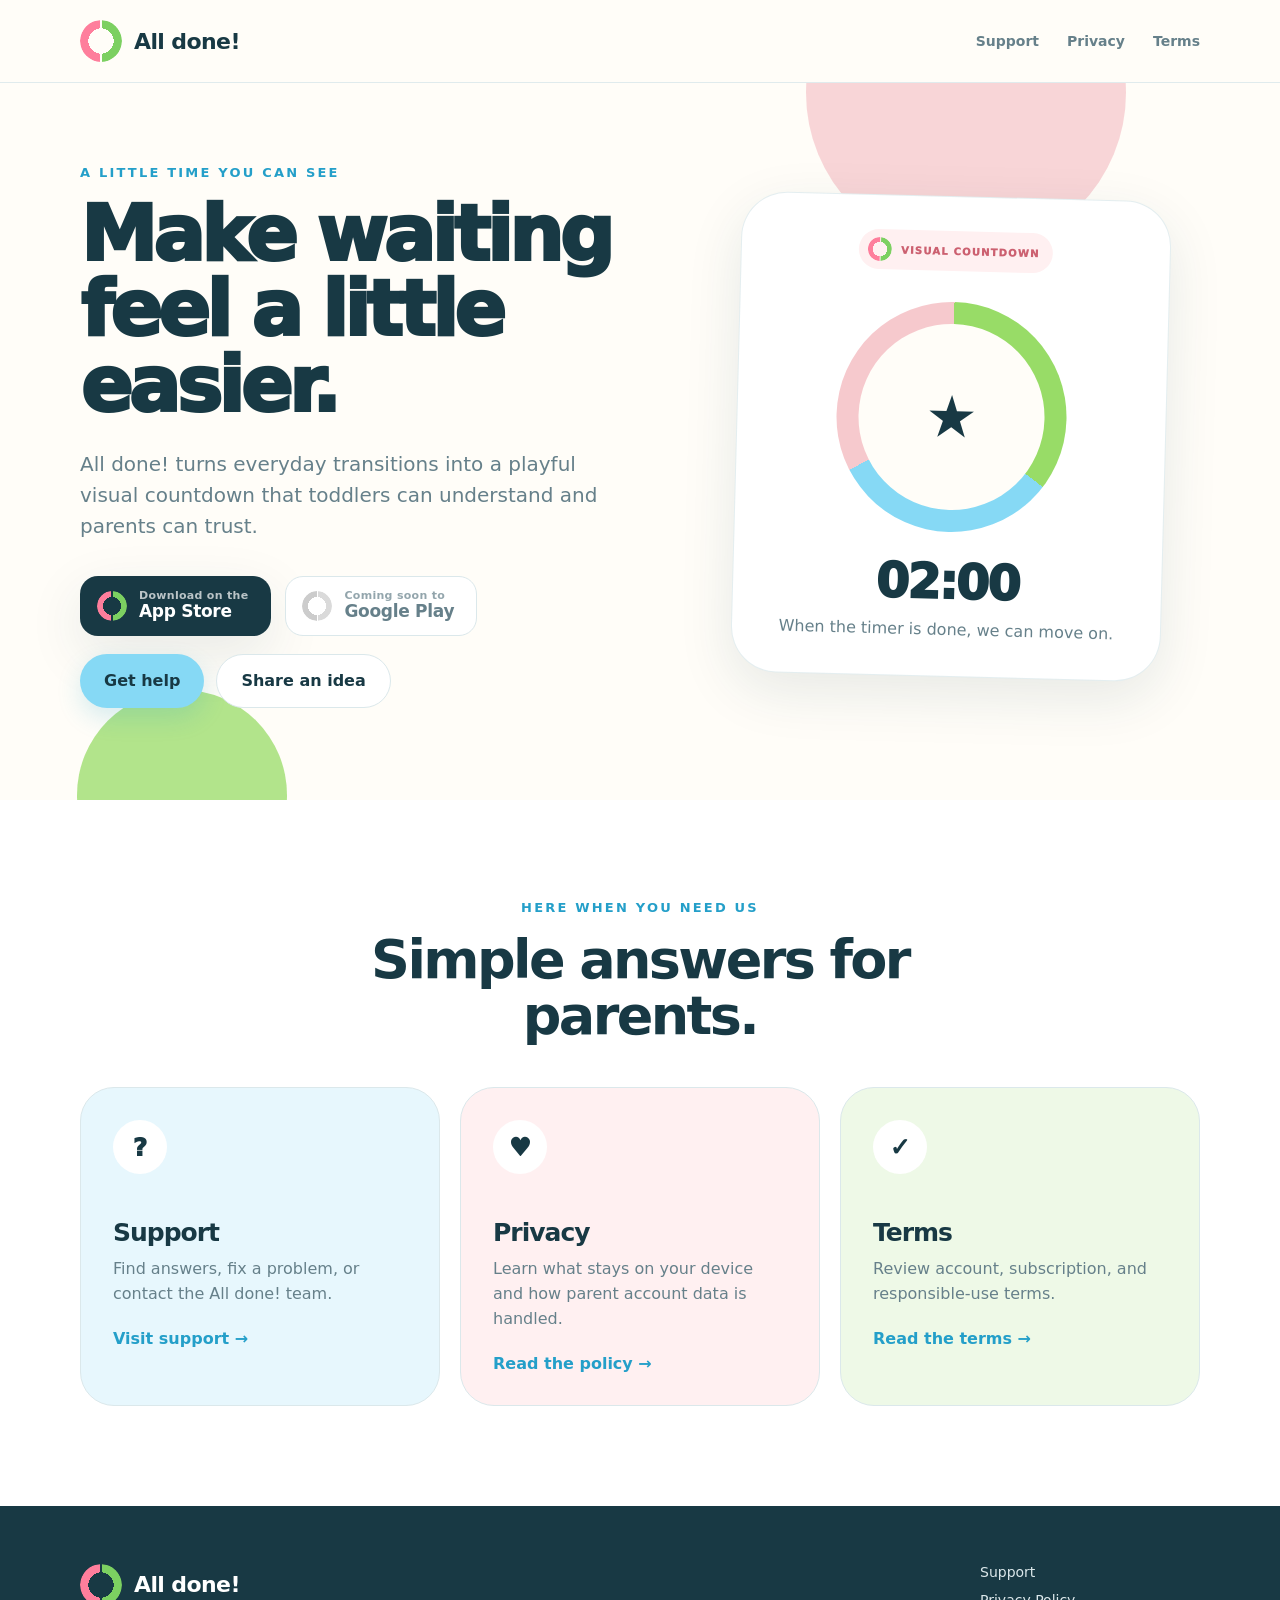
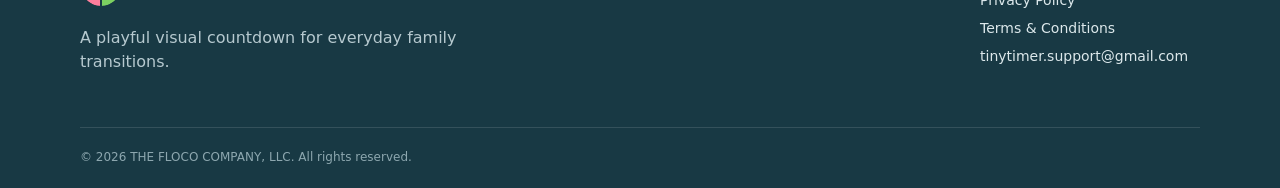
<file: index.html>
<!DOCTYPE html>
<html lang="en">
<head>
<meta charset="utf-8">
<meta name="viewport" content="width=device-width, initial-scale=1">
<title>All done! | Support for calmer family transitions</title>
<meta name="description" content="Support, privacy information, and terms for All done!, the playful visual countdown for families.">
<link rel="icon" href="favicon.svg" type="image/svg+xml">
<link rel="stylesheet" href="styles.css?v=2">
<meta property="og:type" content="website">
<meta property="og:title" content="All done!">
<meta property="og:description" content="A playful visual countdown for everyday family transitions.">
<meta property="og:site_name" content="All done!">
<meta property="og:image" content="og.png">
<meta name="twitter:card" content="summary_large_image">
</head>
<body>

<header class="site-header">
  <div class="shell header-inner">
    <a class="brand" href="./" aria-label="All done! support home">
      <span class="brand-mark" aria-hidden="true"><span class="brand-half brand-half-blush"></span><span class="brand-half brand-half-green"></span></span>
      <span>All done!</span>
    </a>
    <nav class="main-nav" aria-label="Main navigation">
      <a href="support/">Support</a>
      <a href="privacy/">Privacy</a>
      <a href="terms/">Terms</a>
    </nav>
  </div>
</header>

<main>
  <section class="home-hero">
    <div class="hero-orb hero-orb-blush" aria-hidden="true"></div>
    <div class="hero-orb hero-orb-green" aria-hidden="true"></div>
    <div class="shell hero-grid">
      <div class="hero-copy">
        <p class="eyebrow">A little time you can see</p>
        <h1>Make waiting feel a little easier.</h1>
        <p class="hero-lede">All done! turns everyday transitions into a playful visual countdown that toddlers can understand and parents can trust.</p>
        <div class="store-actions">
          <a class="store-badge store-badge-ios" href="https://apps.apple.com/app/id6796539662">
            <span class="brand-mark" aria-hidden="true"><span class="brand-half brand-half-blush"></span><span class="brand-half brand-half-green"></span></span>
            <span class="store-badge-copy">
              <small>Download on the</small>
              <strong>App Store</strong>
            </span>
          </a>
          <span class="store-badge store-badge-soon">
            <span class="brand-mark" aria-hidden="true"><span class="brand-half brand-half-blush"></span><span class="brand-half brand-half-green"></span></span>
            <span class="store-badge-copy">
              <small>Coming soon to</small>
              <strong>Google Play</strong>
            </span>
          </span>
        </div>
        <div class="hero-actions">
          <a class="button button-primary" href="support/">Get help</a>
          <a class="button button-secondary" href="mailto:tinytimer.support@gmail.com?subject=All%20done%21%20feedback">Share an idea</a>
        </div>
      </div>
      <div class="timer-illustration" aria-label="A playful All done! visual countdown illustration">
        <div class="timer-card">
          <div class="timer-badge">
            <span class="brand-mark" aria-hidden="true"><span class="brand-half brand-half-blush"></span><span class="brand-half brand-half-green"></span></span>
            VISUAL COUNTDOWN
          </div>
          <div class="reveal-circle"><span>&#9733;</span></div>
          <div class="timer-time">02:00</div>
          <p>When the timer is done, we can move on.</p>
        </div>
      </div>
    </div>
  </section>

  <section class="quick-links">
    <div class="shell">
      <div class="section-heading">
        <p class="eyebrow">Here when you need us</p>
        <h2>Simple answers for parents.</h2>
      </div>
      <div class="card-grid">
        <a class="info-card sky-card" href="support/">
          <span class="card-icon" aria-hidden="true">?</span>
          <h3>Support</h3>
          <p>Find answers, fix a problem, or contact the All done! team.</p>
          <span class="text-link">Visit support &rarr;</span>
        </a>
        <a class="info-card blush-card" href="privacy/">
          <span class="card-icon" aria-hidden="true">&hearts;</span>
          <h3>Privacy</h3>
          <p>Learn what stays on your device and how parent account data is handled.</p>
          <span class="text-link">Read the policy &rarr;</span>
        </a>
        <a class="info-card green-card" href="terms/">
          <span class="card-icon" aria-hidden="true">&#10003;</span>
          <h3>Terms</h3>
          <p>Review account, subscription, and responsible-use terms.</p>
          <span class="text-link">Read the terms &rarr;</span>
        </a>
      </div>
    </div>
  </section>
</main>

<footer class="site-footer">
  <div class="shell footer-grid">
    <div>
      <div class="brand footer-brand">
        <span class="brand-mark" aria-hidden="true"><span class="brand-half brand-half-blush"></span><span class="brand-half brand-half-green"></span></span>
        <span>All done!</span>
      </div>
      <p>A playful visual countdown for everyday family transitions.</p>
    </div>
    <nav aria-label="Footer navigation">
      <a href="support/">Support</a>
      <a href="privacy/">Privacy Policy</a>
      <a href="terms/">Terms &amp; Conditions</a>
      <a href="mailto:tinytimer.support@gmail.com">tinytimer.support@gmail.com</a>
    </nav>
  </div>
  <div class="shell copyright">&copy; 2026 THE FLOCO COMPANY, LLC. All rights reserved.</div>
</footer>

</body>
</html>
</file>
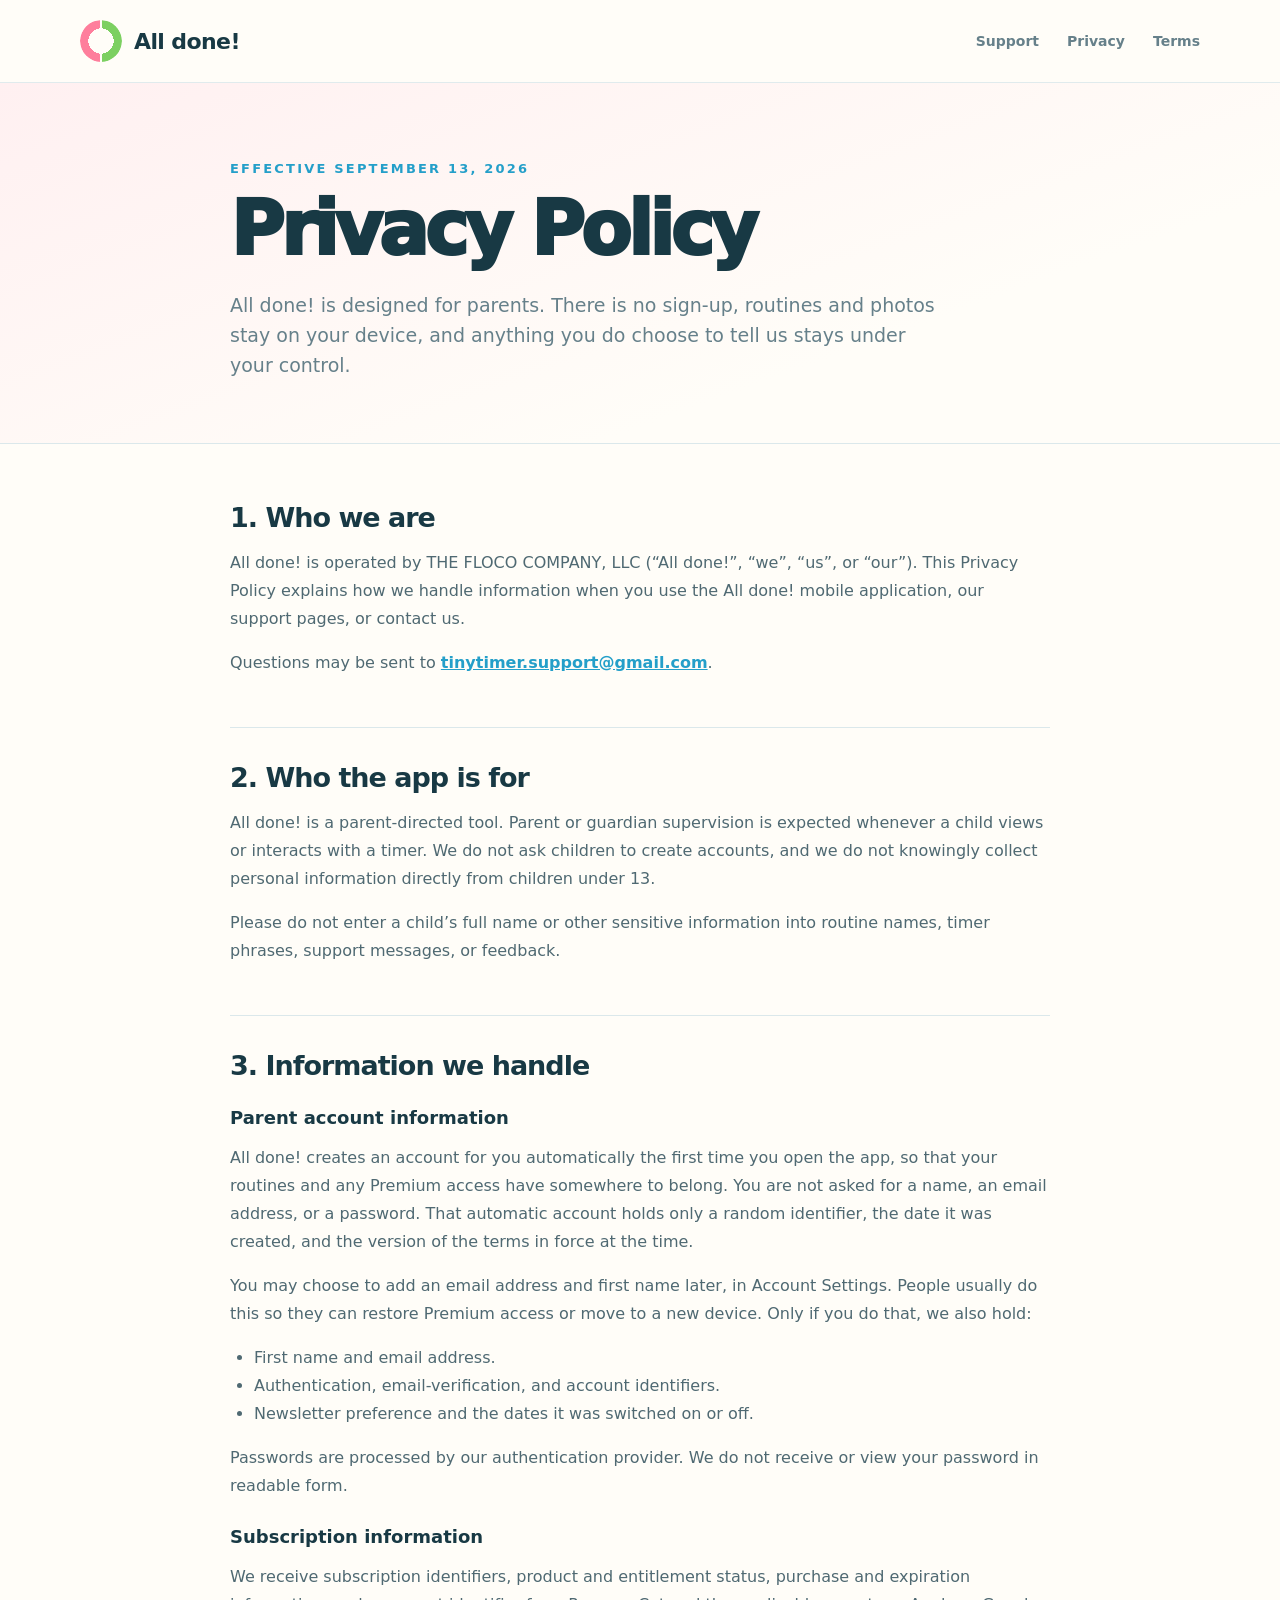
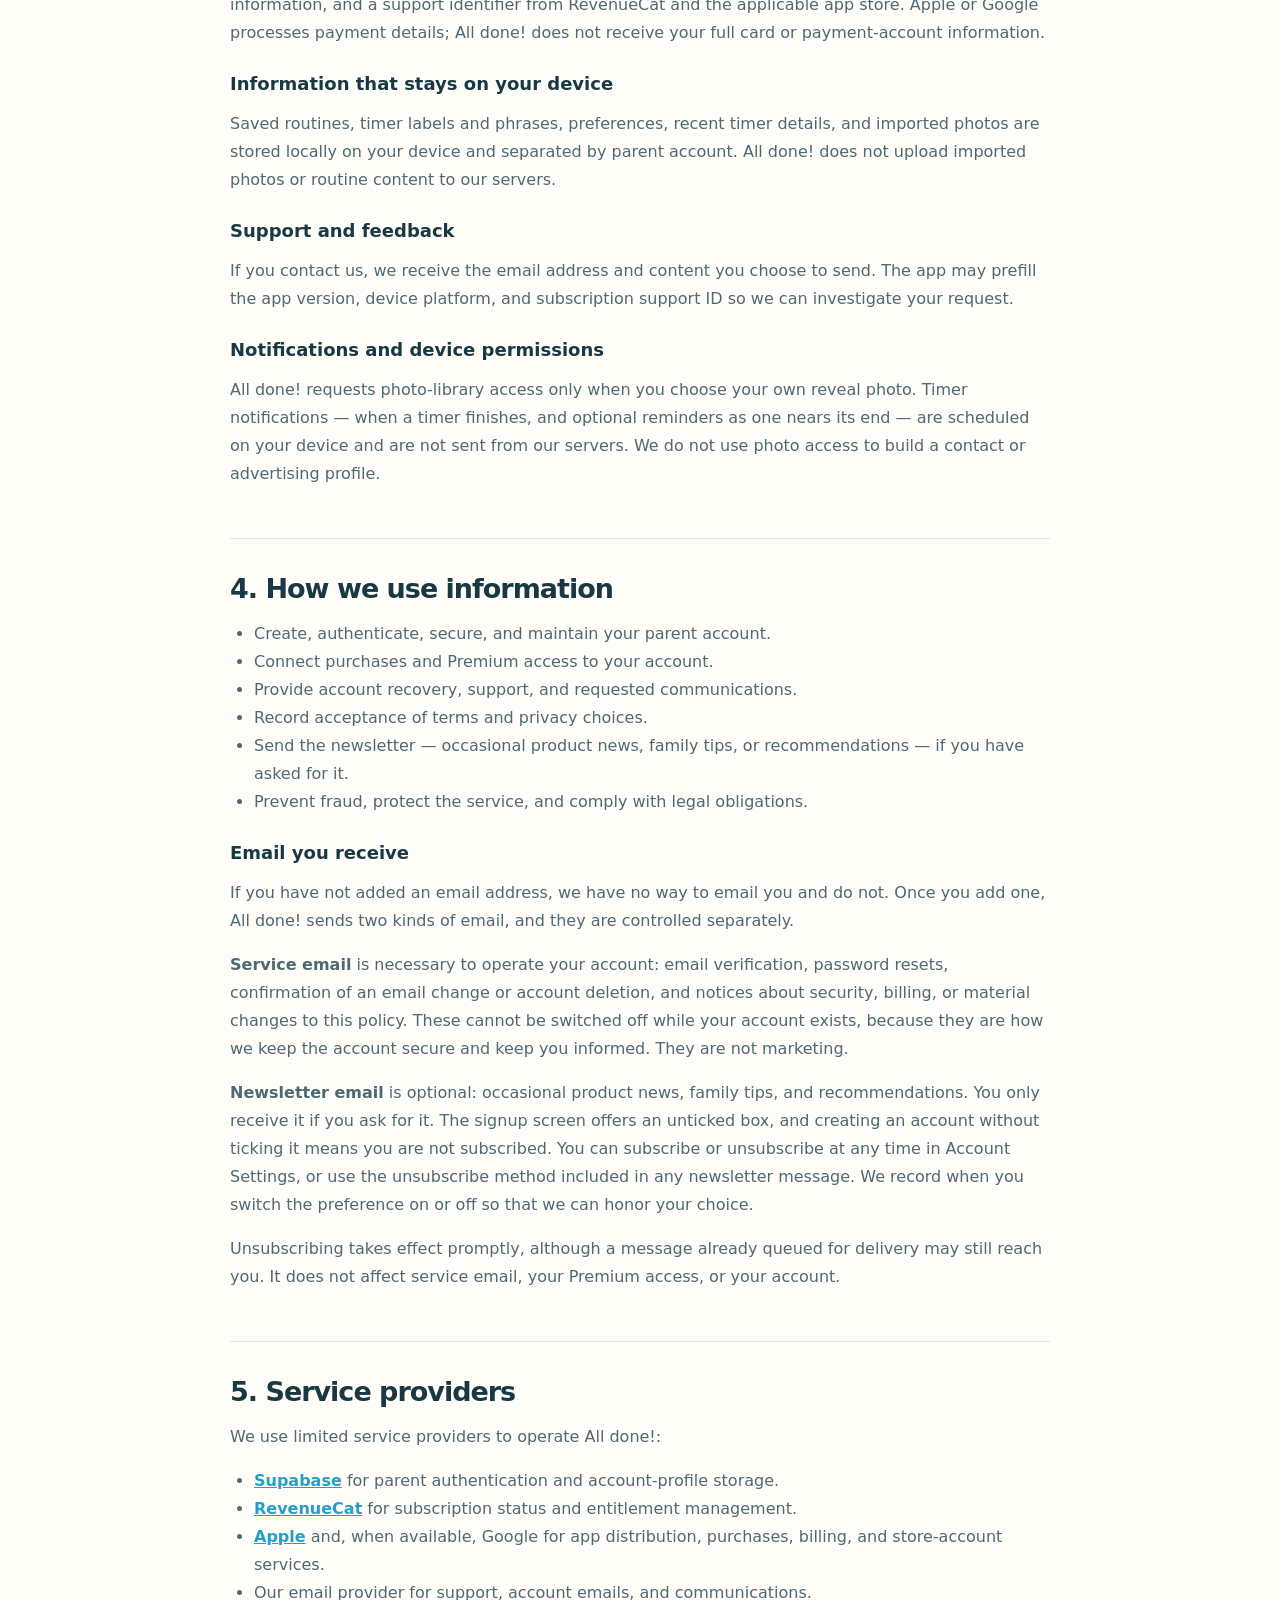
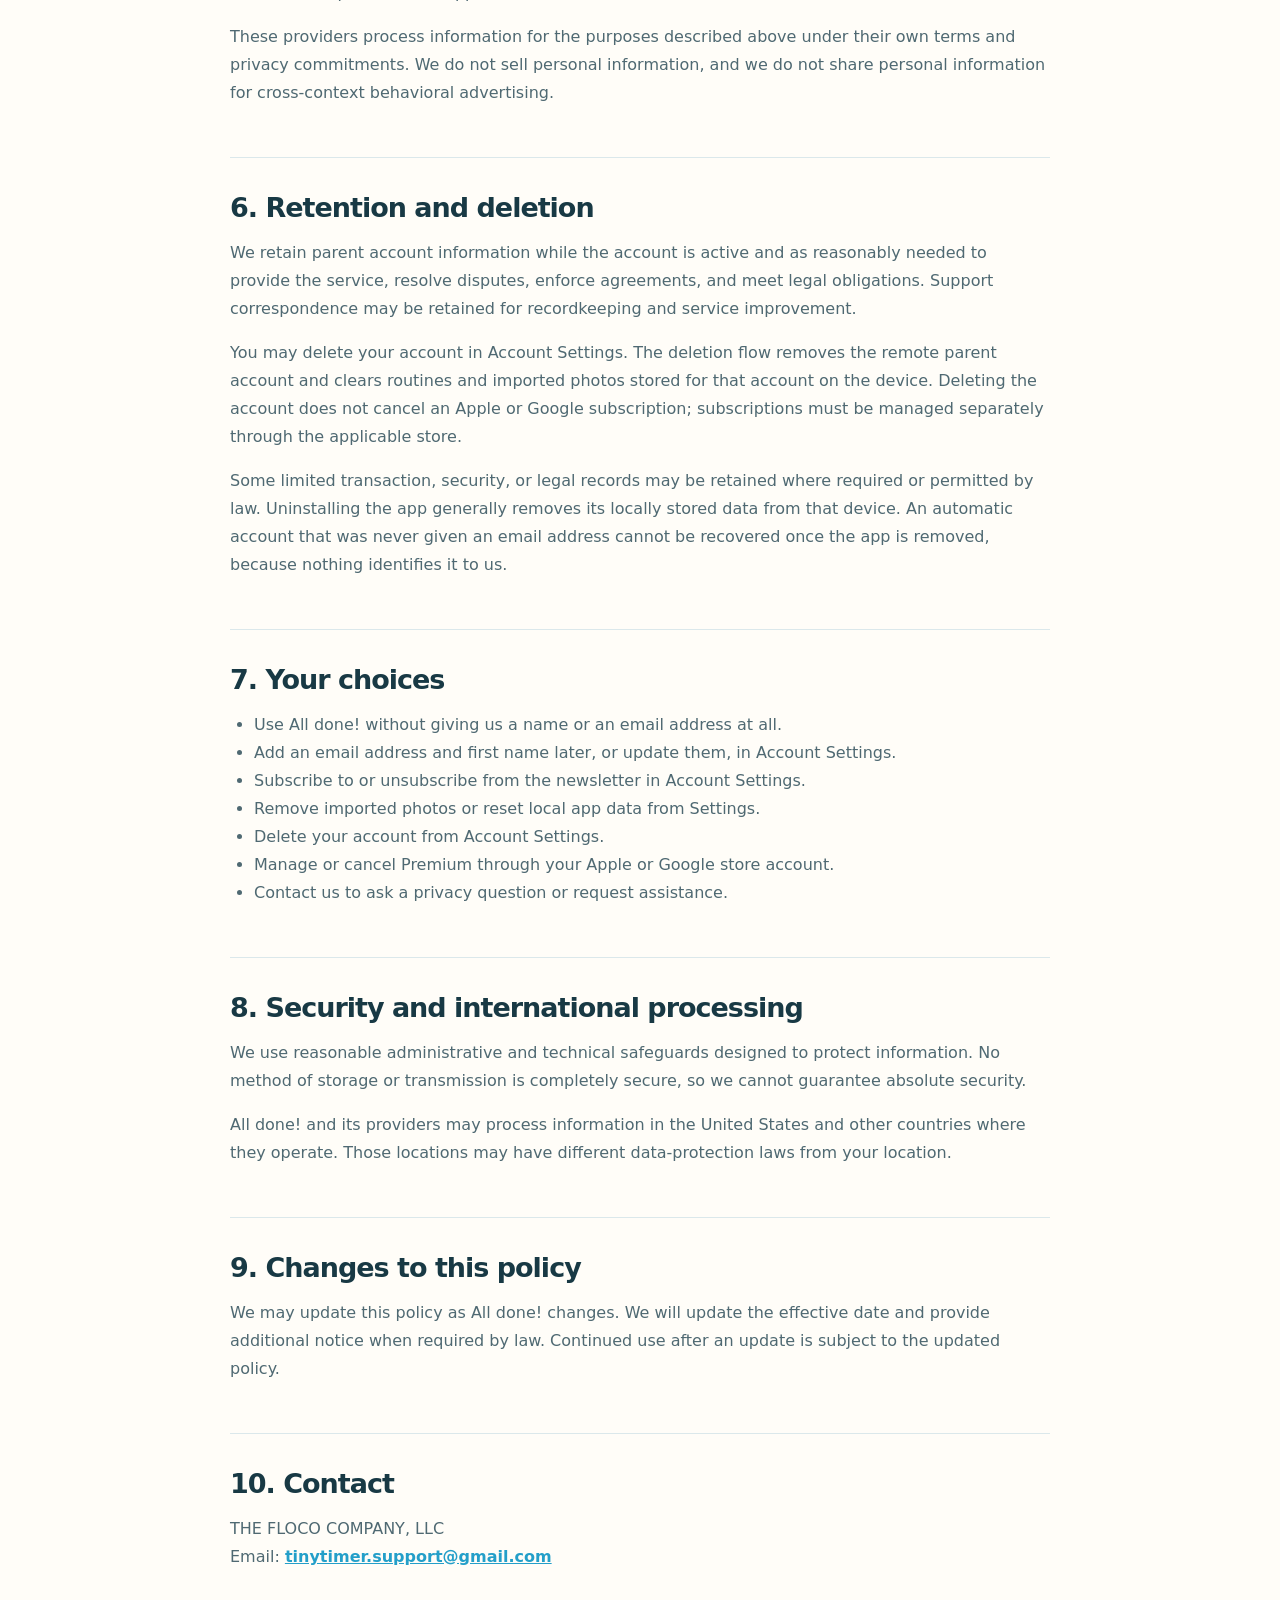
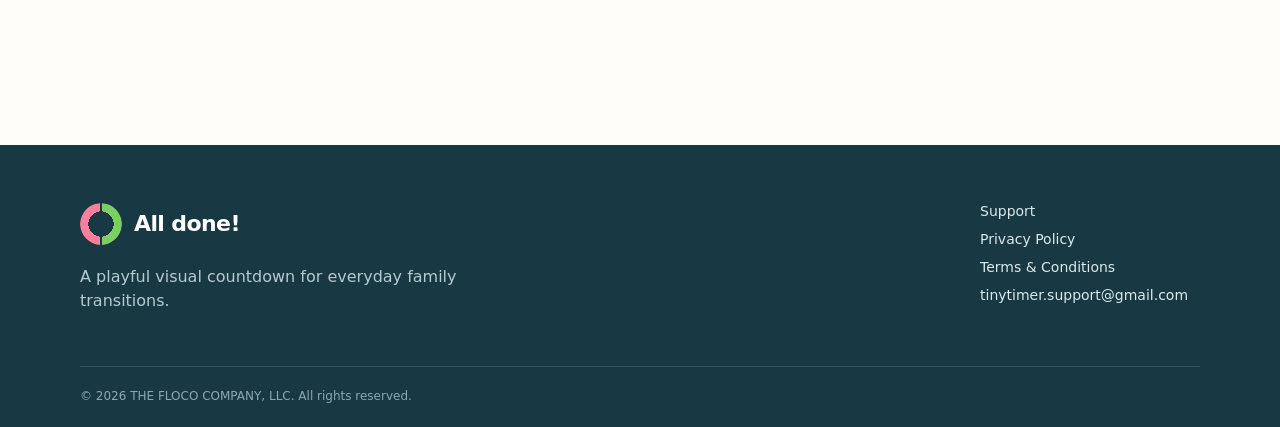
<file: privacy/index.html>
<!DOCTYPE html>
<html lang="en">
<head>
<meta charset="utf-8">
<meta name="viewport" content="width=device-width, initial-scale=1">
<title>Privacy Policy | All done!</title>
<meta name="description" content="How All done! and THE FLOCO COMPANY, LLC handle parent account, subscription, support, and device-local data.">
<link rel="icon" href="../favicon.svg" type="image/svg+xml">
<link rel="stylesheet" href="../styles.css?v=2">
<meta property="og:type" content="website">
<meta property="og:title" content="Privacy Policy | All done!">
<meta property="og:description" content="A playful visual countdown for everyday family transitions.">
<meta property="og:site_name" content="All done!">
<meta property="og:image" content="../og.png">
<meta name="twitter:card" content="summary_large_image">
</head>
<body>

<header class="site-header">
  <div class="shell header-inner">
    <a class="brand" href="../" aria-label="All done! support home">
      <span class="brand-mark" aria-hidden="true"><span class="brand-half brand-half-blush"></span><span class="brand-half brand-half-green"></span></span>
      <span>All done!</span>
    </a>
    <nav class="main-nav" aria-label="Main navigation">
      <a href="../support/">Support</a>
      <a href="../privacy/">Privacy</a>
      <a href="../terms/">Terms</a>
    </nav>
  </div>
</header>

<main>
  <section class="legal-hero">
    <div class="shell legal-shell">
      <p class="eyebrow">Effective September 13, 2026</p>
      <h1>Privacy Policy</h1>
      <p class="legal-intro">All done! is designed for parents. There is no sign-up, routines and photos stay on your device, and anything you do choose to tell us stays under your control.</p>
    </div>
  </section>

  <div class="shell legal-shell legal-content">
    <section>
      <h2>1. Who we are</h2>
      <p>All done! is operated by THE FLOCO COMPANY, LLC (&ldquo;All done!&rdquo;, &ldquo;we&rdquo;, &ldquo;us&rdquo;, or &ldquo;our&rdquo;). This Privacy Policy explains how we handle information when you use the All done! mobile application, our support pages, or contact us.</p>
      <p>Questions may be sent to <a href="mailto:tinytimer.support@gmail.com">tinytimer.support@gmail.com</a>.</p>
    </section>

    <section>
      <h2>2. Who the app is for</h2>
      <p>All done! is a parent-directed tool. Parent or guardian supervision is expected whenever a child views or interacts with a timer. We do not ask children to create accounts, and we do not knowingly collect personal information directly from children under 13.</p>
      <p>Please do not enter a child&rsquo;s full name or other sensitive information into routine names, timer phrases, support messages, or feedback.</p>
    </section>

    <section>
      <h2>3. Information we handle</h2>
      <h3>Parent account information</h3>
      <p>All done! creates an account for you automatically the first time you open the app, so that your routines and any Premium access have somewhere to belong. You are not asked for a name, an email address, or a password. That automatic account holds only a random identifier, the date it was created, and the version of the terms in force at the time.</p>
      <p>You may choose to add an email address and first name later, in Account Settings. People usually do this so they can restore Premium access or move to a new device. Only if you do that, we also hold:</p>
      <ul>
        <li>First name and email address.</li>
        <li>Authentication, email-verification, and account identifiers.</li>
        <li>Newsletter preference and the dates it was switched on or off.</li>
      </ul>
      <p>Passwords are processed by our authentication provider. We do not receive or view your password in readable form.</p>

      <h3>Subscription information</h3>
      <p>We receive subscription identifiers, product and entitlement status, purchase and expiration information, and a support identifier from RevenueCat and the applicable app store. Apple or Google processes payment details; All done! does not receive your full card or payment-account information.</p>

      <h3>Information that stays on your device</h3>
      <p>Saved routines, timer labels and phrases, preferences, recent timer details, and imported photos are stored locally on your device and separated by parent account. All done! does not upload imported photos or routine content to our servers.</p>

      <h3>Support and feedback</h3>
      <p>If you contact us, we receive the email address and content you choose to send. The app may prefill the app version, device platform, and subscription support ID so we can investigate your request.</p>

      <h3>Notifications and device permissions</h3>
      <p>All done! requests photo-library access only when you choose your own reveal photo. Timer notifications &mdash; when a timer finishes, and optional reminders as one nears its end &mdash; are scheduled on your device and are not sent from our servers. We do not use photo access to build a contact or advertising profile.</p>
    </section>

    <section>
      <h2>4. How we use information</h2>
      <ul>
        <li>Create, authenticate, secure, and maintain your parent account.</li>
        <li>Connect purchases and Premium access to your account.</li>
        <li>Provide account recovery, support, and requested communications.</li>
        <li>Record acceptance of terms and privacy choices.</li>
        <li>Send the newsletter &mdash; occasional product news, family tips, or recommendations &mdash; if you have asked for it.</li>
        <li>Prevent fraud, protect the service, and comply with legal obligations.</li>
      </ul>
      <h3>Email you receive</h3>
      <p>If you have not added an email address, we have no way to email you and do not. Once you add one, All done! sends two kinds of email, and they are controlled separately.</p>
      <p><strong>Service email</strong> is necessary to operate your account: email verification, password resets, confirmation of an email change or account deletion, and notices about security, billing, or material changes to this policy. These cannot be switched off while your account exists, because they are how we keep the account secure and keep you informed. They are not marketing.</p>
      <p><strong>Newsletter email</strong> is optional: occasional product news, family tips, and recommendations. You only receive it if you ask for it. The signup screen offers an unticked box, and creating an account without ticking it means you are not subscribed. You can subscribe or unsubscribe at any time in Account Settings, or use the unsubscribe method included in any newsletter message. We record when you switch the preference on or off so that we can honor your choice.</p>
      <p>Unsubscribing takes effect promptly, although a message already queued for delivery may still reach you. It does not affect service email, your Premium access, or your account.</p>
    </section>

    <section>
      <h2>5. Service providers</h2>
      <p>We use limited service providers to operate All done!:</p>
      <ul>
        <li><a href="https://supabase.com/privacy" rel="noreferrer">Supabase</a> for parent authentication and account-profile storage.</li>
        <li><a href="https://www.revenuecat.com/privacy" rel="noreferrer">RevenueCat</a> for subscription status and entitlement management.</li>
        <li><a href="https://www.apple.com/legal/privacy/" rel="noreferrer">Apple</a> and, when available, Google for app distribution, purchases, billing, and store-account services.</li>
        <li>Our email provider for support, account emails, and communications.</li>
      </ul>
      <p>These providers process information for the purposes described above under their own terms and privacy commitments. We do not sell personal information, and we do not share personal information for cross-context behavioral advertising.</p>
    </section>

    <section>
      <h2>6. Retention and deletion</h2>
      <p>We retain parent account information while the account is active and as reasonably needed to provide the service, resolve disputes, enforce agreements, and meet legal obligations. Support correspondence may be retained for recordkeeping and service improvement.</p>
      <p>You may delete your account in Account Settings. The deletion flow removes the remote parent account and clears routines and imported photos stored for that account on the device. Deleting the account does not cancel an Apple or Google subscription; subscriptions must be managed separately through the applicable store.</p>
      <p>Some limited transaction, security, or legal records may be retained where required or permitted by law. Uninstalling the app generally removes its locally stored data from that device. An automatic account that was never given an email address cannot be recovered once the app is removed, because nothing identifies it to us.</p>
    </section>

    <section>
      <h2>7. Your choices</h2>
      <ul>
        <li>Use All done! without giving us a name or an email address at all.</li>
        <li>Add an email address and first name later, or update them, in Account Settings.</li>
        <li>Subscribe to or unsubscribe from the newsletter in Account Settings.</li>
        <li>Remove imported photos or reset local app data from Settings.</li>
        <li>Delete your account from Account Settings.</li>
        <li>Manage or cancel Premium through your Apple or Google store account.</li>
        <li>Contact us to ask a privacy question or request assistance.</li>
      </ul>
    </section>

    <section>
      <h2>8. Security and international processing</h2>
      <p>We use reasonable administrative and technical safeguards designed to protect information. No method of storage or transmission is completely secure, so we cannot guarantee absolute security.</p>
      <p>All done! and its providers may process information in the United States and other countries where they operate. Those locations may have different data-protection laws from your location.</p>
    </section>

    <section>
      <h2>9. Changes to this policy</h2>
      <p>We may update this policy as All done! changes. We will update the effective date and provide additional notice when required by law. Continued use after an update is subject to the updated policy.</p>
    </section>

    <section>
      <h2>10. Contact</h2>
      <p>THE FLOCO COMPANY, LLC<br>Email: <a href="mailto:tinytimer.support@gmail.com">tinytimer.support@gmail.com</a></p>
    </section>
  </div>
</main>

<footer class="site-footer">
  <div class="shell footer-grid">
    <div>
      <div class="brand footer-brand">
        <span class="brand-mark" aria-hidden="true"><span class="brand-half brand-half-blush"></span><span class="brand-half brand-half-green"></span></span>
        <span>All done!</span>
      </div>
      <p>A playful visual countdown for everyday family transitions.</p>
    </div>
    <nav aria-label="Footer navigation">
      <a href="../support/">Support</a>
      <a href="../privacy/">Privacy Policy</a>
      <a href="../terms/">Terms &amp; Conditions</a>
      <a href="mailto:tinytimer.support@gmail.com">tinytimer.support@gmail.com</a>
    </nav>
  </div>
  <div class="shell copyright">&copy; 2026 THE FLOCO COMPANY, LLC. All rights reserved.</div>
</footer>

</body>
</html>
</file>
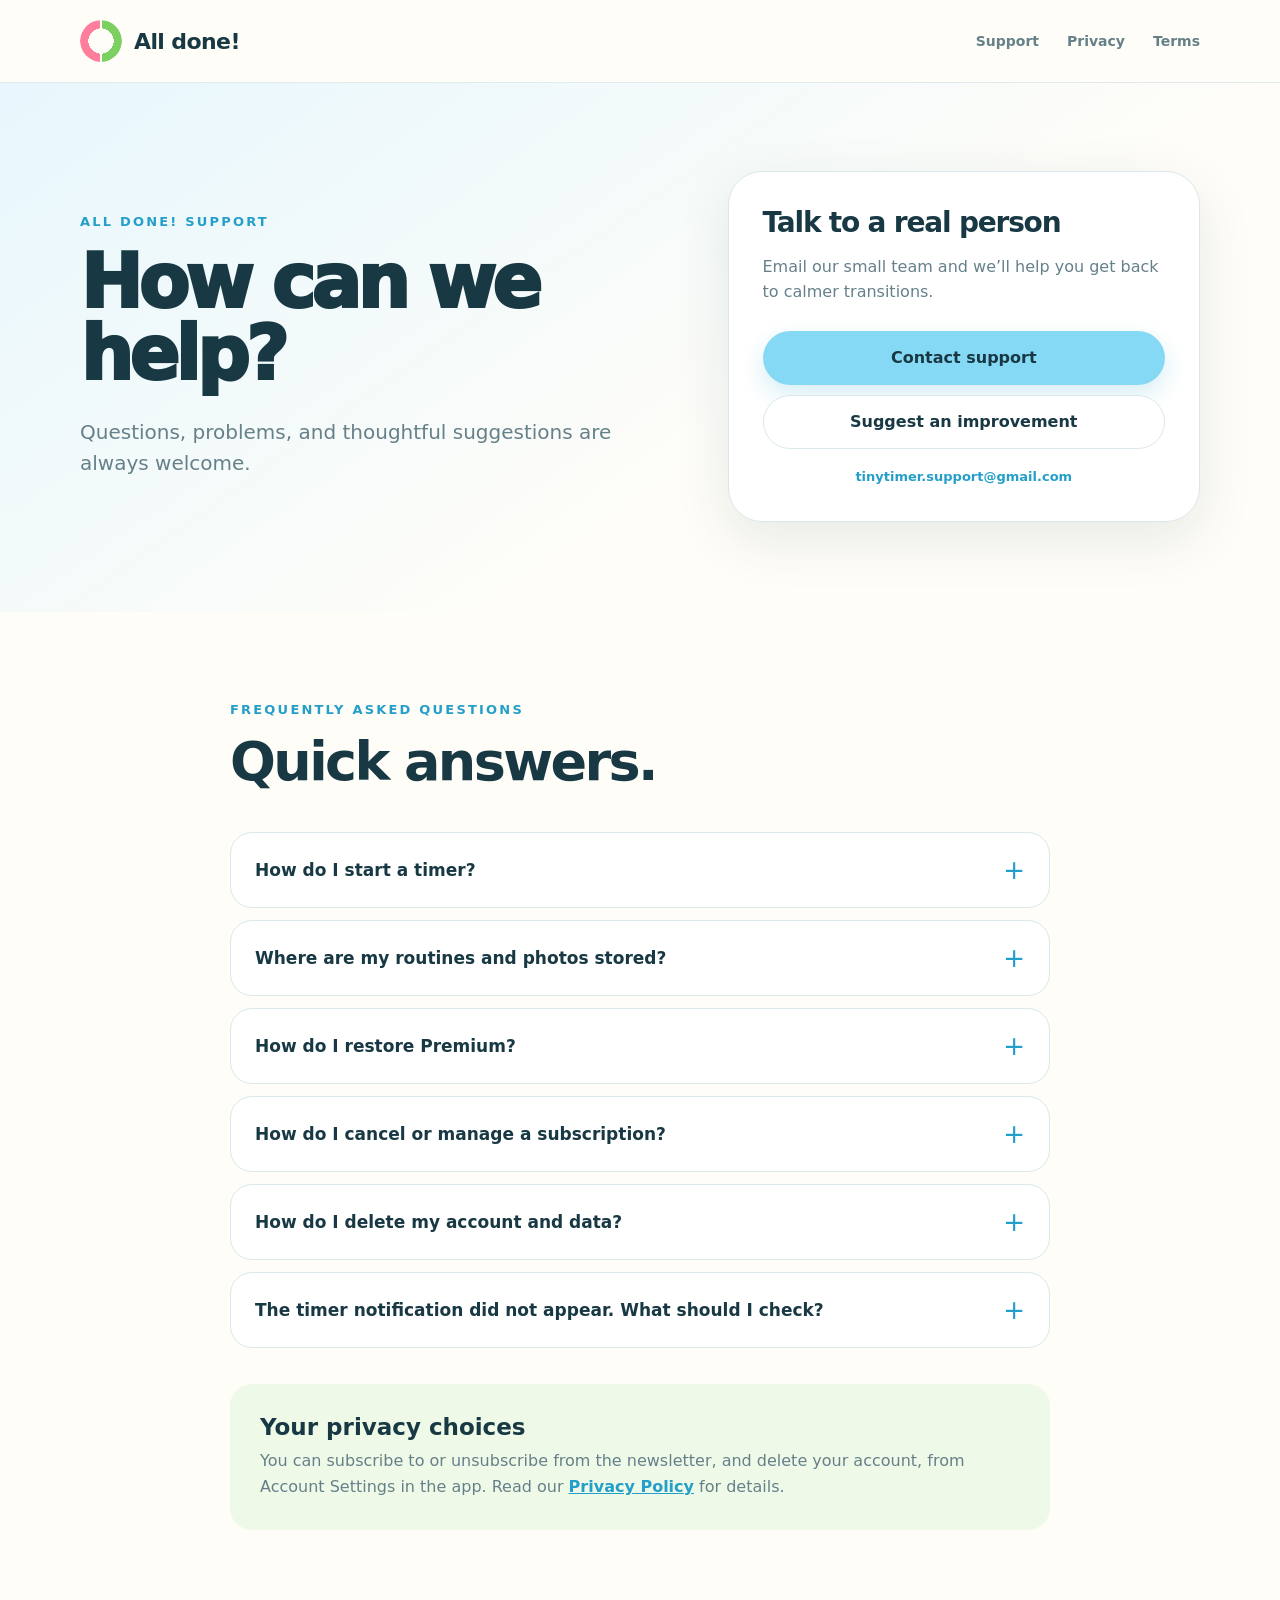
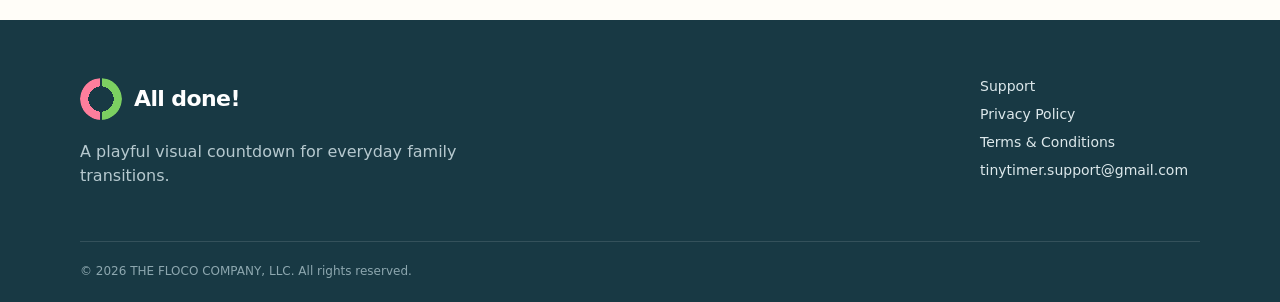
<file: support/index.html>
<!DOCTYPE html>
<html lang="en">
<head>
<meta charset="utf-8">
<meta name="viewport" content="width=device-width, initial-scale=1">
<title>Support | All done!</title>
<meta name="description" content="Get help with All done! accounts, subscriptions, photos, routines, and visual countdowns.">
<link rel="icon" href="../favicon.svg" type="image/svg+xml">
<link rel="stylesheet" href="../styles.css?v=2">
<meta property="og:type" content="website">
<meta property="og:title" content="Support | All done!">
<meta property="og:description" content="A playful visual countdown for everyday family transitions.">
<meta property="og:site_name" content="All done!">
<meta property="og:image" content="../og.png">
<meta name="twitter:card" content="summary_large_image">
</head>
<body>

<header class="site-header">
  <div class="shell header-inner">
    <a class="brand" href="../" aria-label="All done! support home">
      <span class="brand-mark" aria-hidden="true"><span class="brand-half brand-half-blush"></span><span class="brand-half brand-half-green"></span></span>
      <span>All done!</span>
    </a>
    <nav class="main-nav" aria-label="Main navigation">
      <a href="../support/">Support</a>
      <a href="../privacy/">Privacy</a>
      <a href="../terms/">Terms</a>
    </nav>
  </div>
</header>

<main>
  <section class="support-hero">
    <div class="shell support-grid">
      <div>
        <p class="eyebrow">All done! support</p>
        <h1>How can we help?</h1>
        <p class="hero-lede">Questions, problems, and thoughtful suggestions are always welcome.</p>
      </div>
      <div class="contact-card">
        <h2>Talk to a real person</h2>
        <p>Email our small team and we&rsquo;ll help you get back to calmer transitions.</p>
        <a class="button button-primary" href="mailto:tinytimer.support@gmail.com?subject=All%20done%21%20support">Contact support</a>
        <a class="button button-secondary" href="mailto:tinytimer.support@gmail.com?subject=All%20done%21%20feedback">Suggest an improvement</a>
        <p class="contact-email">tinytimer.support@gmail.com</p>
      </div>
    </div>
  </section>

  <section class="faq-section">
    <div class="shell narrow-shell">
      <div class="section-heading left-heading">
        <p class="eyebrow">Frequently asked questions</p>
        <h2>Quick answers.</h2>
      </div>
      <div class="faq-list">
        <details class="faq-item">
          <summary>How do I start a timer?<span aria-hidden="true">+</span></summary>
          <p>Choose Start a new timer, select a duration, promise, reveal picture, and reveal style, then tap Start timer. You can pause, resume, restart, or stop at any time.</p>
        </details>
        <details class="faq-item">
          <summary>Where are my routines and photos stored?<span aria-hidden="true">+</span></summary>
          <p>Routines, phrases, preferences, and imported photos stay on the device where you created them. They are isolated by your parent account and are not uploaded to All done!'s servers.</p>
        </details>
        <details class="faq-item">
          <summary>How do I restore Premium?<span aria-hidden="true">+</span></summary>
          <p>Sign in to the same All done! account, open Account Settings, and tap Restore purchases. You must also be signed in to the Apple or Google store account that originally purchased the subscription.</p>
        </details>
        <details class="faq-item">
          <summary>How do I cancel or manage a subscription?<span aria-hidden="true">+</span></summary>
          <p>Open Account Settings and tap Manage subscription. Billing, renewals, cancellations, and refunds are controlled by Apple or Google. Deleting your All done! account does not cancel a store subscription.</p>
        </details>
        <details class="faq-item">
          <summary>How do I delete my account and data?<span aria-hidden="true">+</span></summary>
          <p>Open Account Settings, choose Delete account, and follow the confirmation steps. This deletes your remote parent account and All done! data stored for that account on the device. Cancel Premium separately through your store account if you do not want it to renew.</p>
        </details>
        <details class="faq-item">
          <summary>The timer notification did not appear. What should I check?<span aria-hidden="true">+</span></summary>
          <p>Confirm notifications are allowed for All done! in your device settings. If Focus or Do Not Disturb is active, your device may silence the completion alert even though the timer continues in the app.</p>
        </details>
      </div>
      <div class="privacy-note">
        <h2>Your privacy choices</h2>
        <p>You can subscribe to or unsubscribe from the newsletter, and delete your account, from Account Settings in the app. Read our <a href="../privacy/">Privacy Policy</a> for details.</p>
      </div>
    </div>
  </section>
</main>

<footer class="site-footer">
  <div class="shell footer-grid">
    <div>
      <div class="brand footer-brand">
        <span class="brand-mark" aria-hidden="true"><span class="brand-half brand-half-blush"></span><span class="brand-half brand-half-green"></span></span>
        <span>All done!</span>
      </div>
      <p>A playful visual countdown for everyday family transitions.</p>
    </div>
    <nav aria-label="Footer navigation">
      <a href="../support/">Support</a>
      <a href="../privacy/">Privacy Policy</a>
      <a href="../terms/">Terms &amp; Conditions</a>
      <a href="mailto:tinytimer.support@gmail.com">tinytimer.support@gmail.com</a>
    </nav>
  </div>
  <div class="shell copyright">&copy; 2026 THE FLOCO COMPANY, LLC. All rights reserved.</div>
</footer>

</body>
</html>
</file>
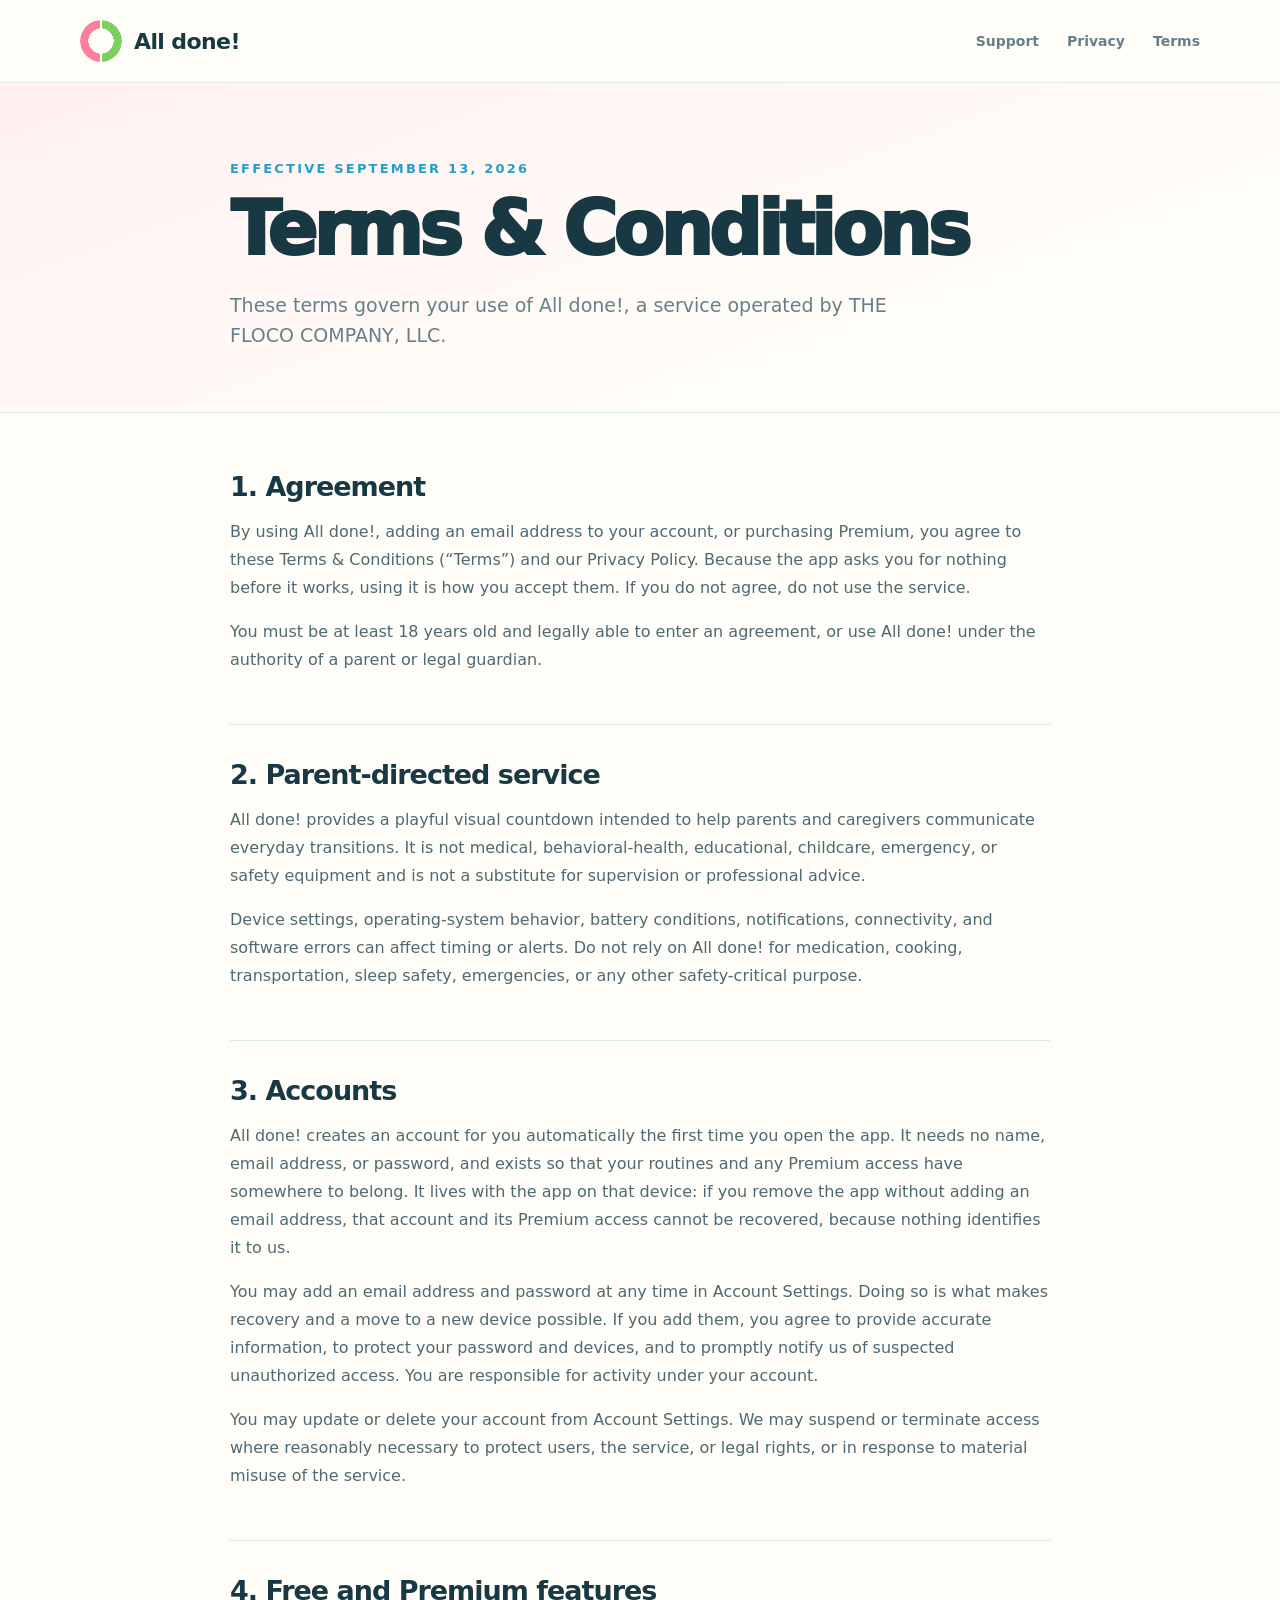
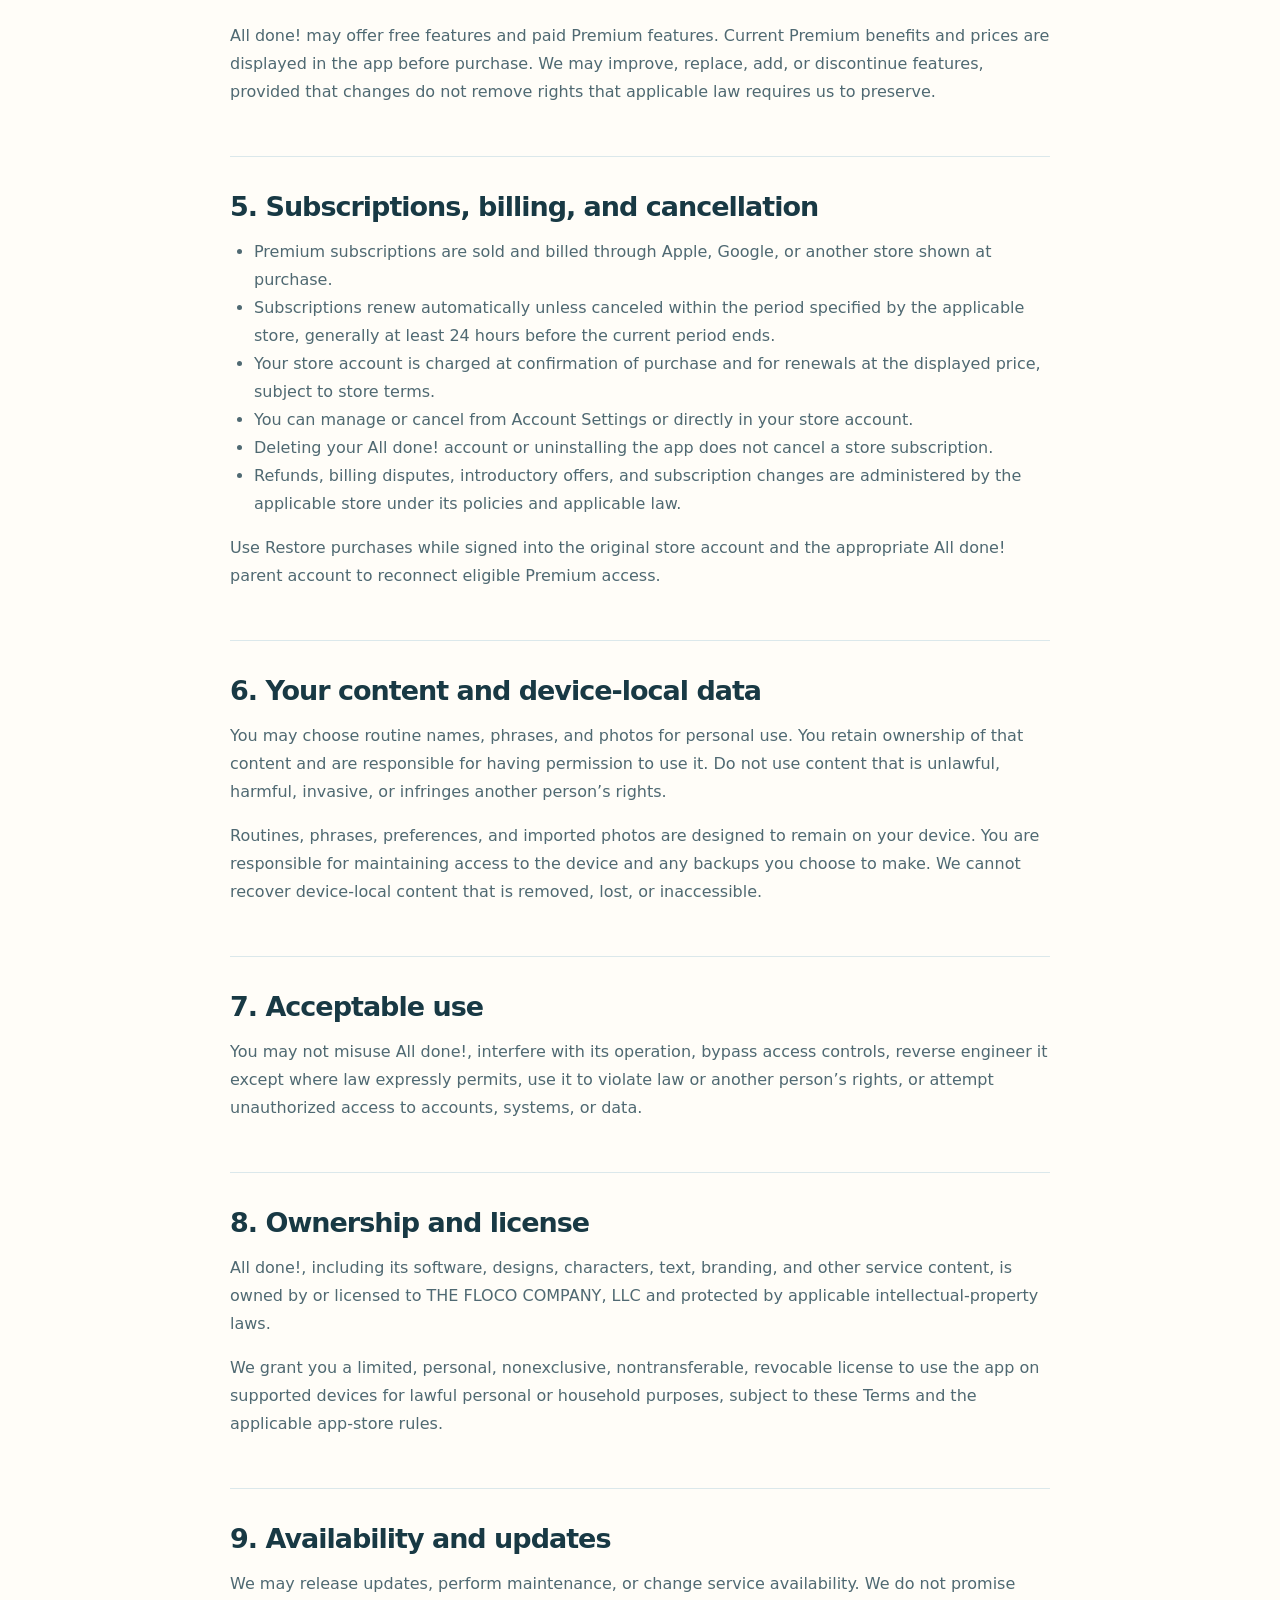
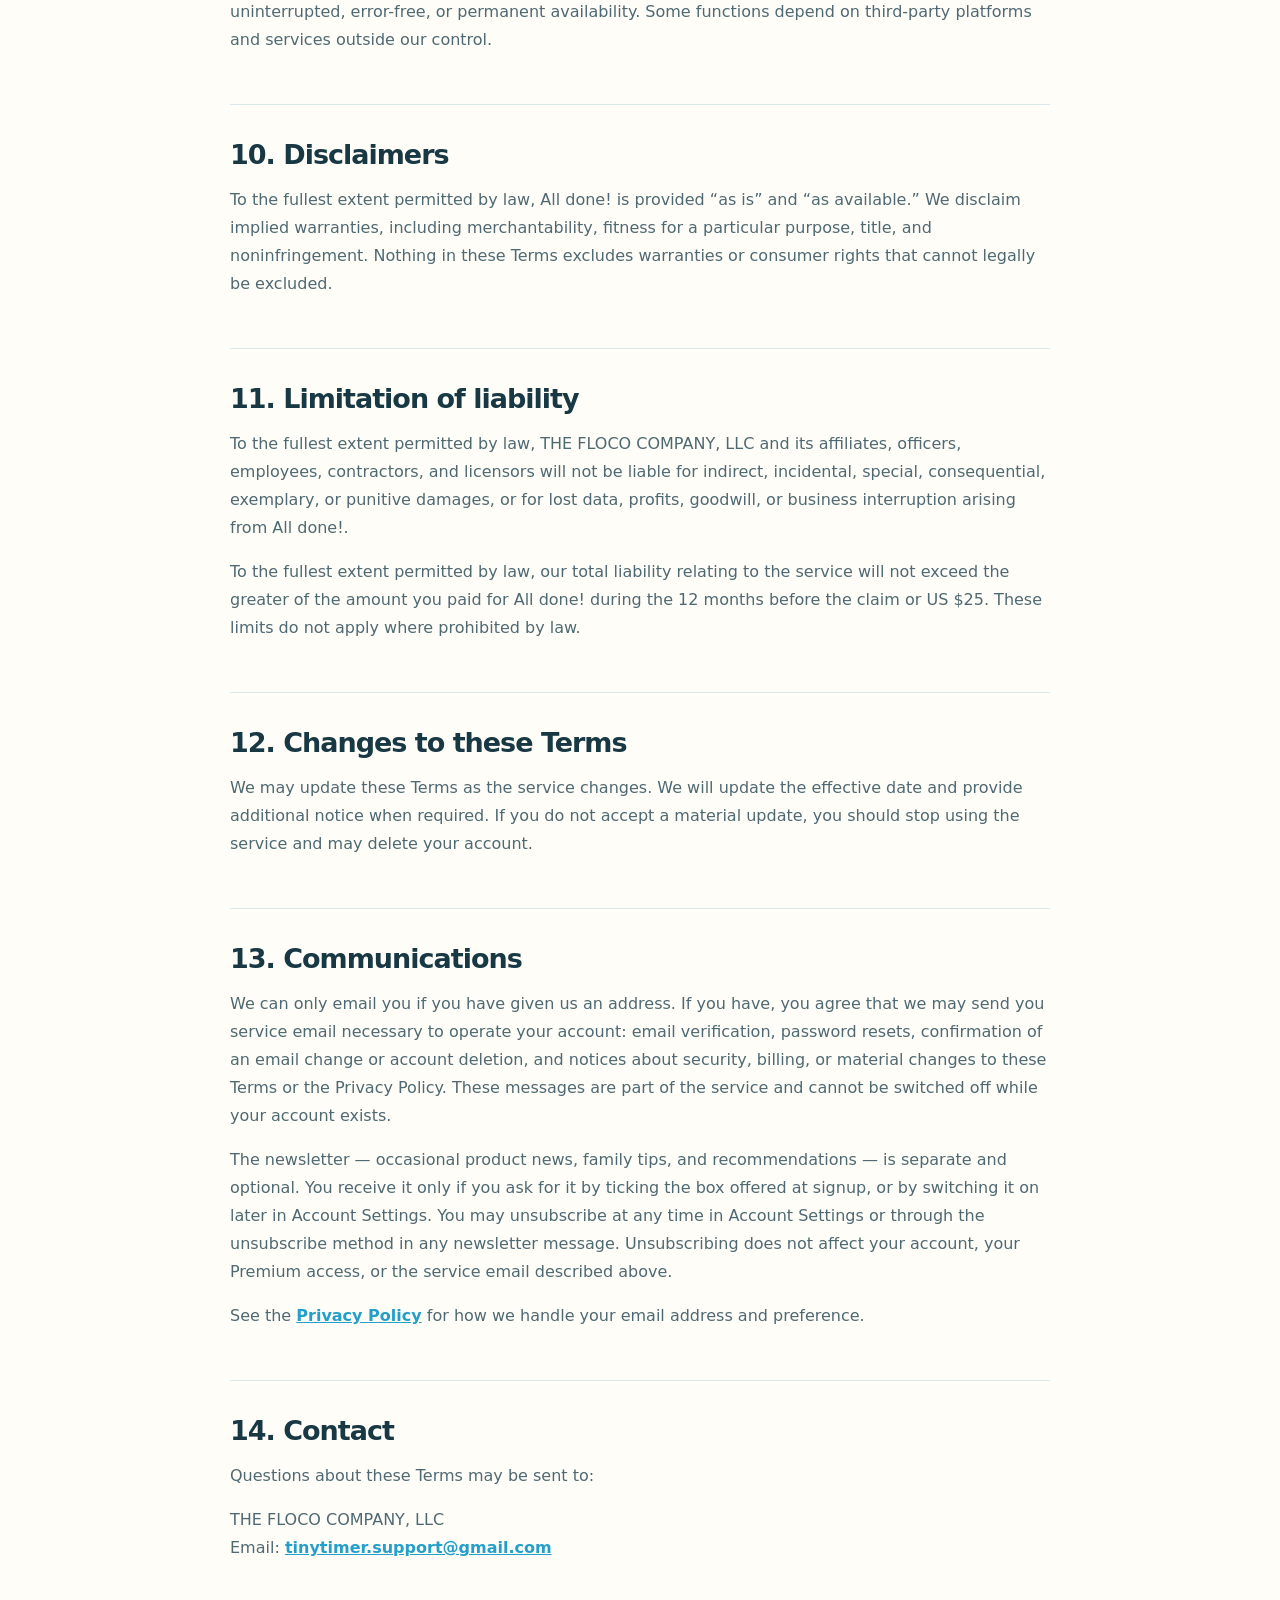
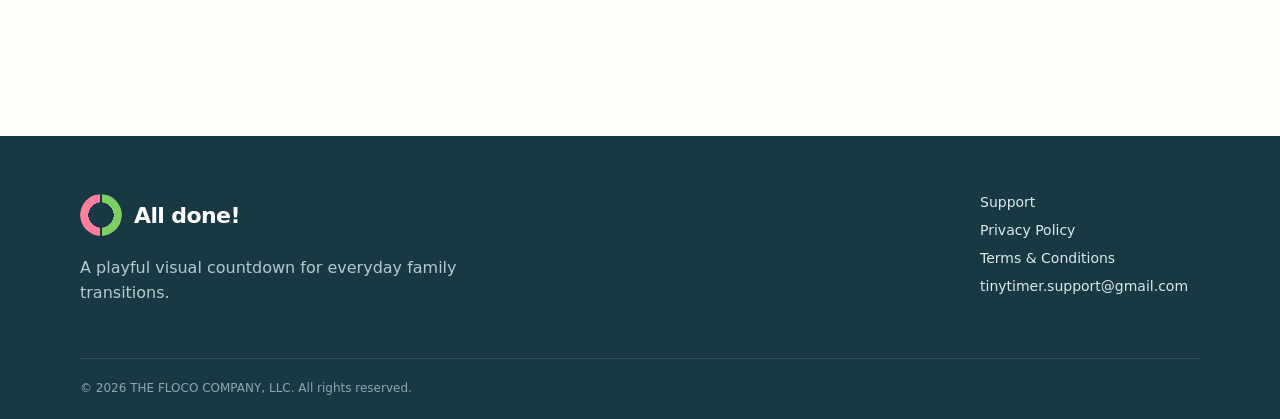
<file: terms/index.html>
<!DOCTYPE html>
<html lang="en">
<head>
<meta charset="utf-8">
<meta name="viewport" content="width=device-width, initial-scale=1">
<title>Terms &amp; Conditions | All done!</title>
<meta name="description" content="Terms governing parent accounts, subscriptions, local content, and responsible use of All done!.">
<link rel="icon" href="../favicon.svg" type="image/svg+xml">
<link rel="stylesheet" href="../styles.css?v=2">
<meta property="og:type" content="website">
<meta property="og:title" content="Terms &amp; Conditions | All done!">
<meta property="og:description" content="A playful visual countdown for everyday family transitions.">
<meta property="og:site_name" content="All done!">
<meta property="og:image" content="../og.png">
<meta name="twitter:card" content="summary_large_image">
</head>
<body>

<header class="site-header">
  <div class="shell header-inner">
    <a class="brand" href="../" aria-label="All done! support home">
      <span class="brand-mark" aria-hidden="true"><span class="brand-half brand-half-blush"></span><span class="brand-half brand-half-green"></span></span>
      <span>All done!</span>
    </a>
    <nav class="main-nav" aria-label="Main navigation">
      <a href="../support/">Support</a>
      <a href="../privacy/">Privacy</a>
      <a href="../terms/">Terms</a>
    </nav>
  </div>
</header>

<main>
  <section class="legal-hero">
    <div class="shell legal-shell">
      <p class="eyebrow">Effective September 13, 2026</p>
      <h1>Terms &amp; Conditions</h1>
      <p class="legal-intro">These terms govern your use of All done!, a service operated by THE FLOCO COMPANY, LLC.</p>
    </div>
  </section>

  <div class="shell legal-shell legal-content">
    <section>
      <h2>1. Agreement</h2>
      <p>By using All done!, adding an email address to your account, or purchasing Premium, you agree to these Terms &amp; Conditions (&ldquo;Terms&rdquo;) and our Privacy Policy. Because the app asks you for nothing before it works, using it is how you accept them. If you do not agree, do not use the service.</p>
      <p>You must be at least 18 years old and legally able to enter an agreement, or use All done! under the authority of a parent or legal guardian.</p>
    </section>

    <section>
      <h2>2. Parent-directed service</h2>
      <p>All done! provides a playful visual countdown intended to help parents and caregivers communicate everyday transitions. It is not medical, behavioral-health, educational, childcare, emergency, or safety equipment and is not a substitute for supervision or professional advice.</p>
      <p>Device settings, operating-system behavior, battery conditions, notifications, connectivity, and software errors can affect timing or alerts. Do not rely on All done! for medication, cooking, transportation, sleep safety, emergencies, or any other safety-critical purpose.</p>
    </section>

    <section>
      <h2>3. Accounts</h2>
      <p>All done! creates an account for you automatically the first time you open the app. It needs no name, email address, or password, and exists so that your routines and any Premium access have somewhere to belong. It lives with the app on that device: if you remove the app without adding an email address, that account and its Premium access cannot be recovered, because nothing identifies it to us.</p>
      <p>You may add an email address and password at any time in Account Settings. Doing so is what makes recovery and a move to a new device possible. If you add them, you agree to provide accurate information, to protect your password and devices, and to promptly notify us of suspected unauthorized access. You are responsible for activity under your account.</p>
      <p>You may update or delete your account from Account Settings. We may suspend or terminate access where reasonably necessary to protect users, the service, or legal rights, or in response to material misuse of the service.</p>
    </section>

    <section>
      <h2>4. Free and Premium features</h2>
      <p>All done! may offer free features and paid Premium features. Current Premium benefits and prices are displayed in the app before purchase. We may improve, replace, add, or discontinue features, provided that changes do not remove rights that applicable law requires us to preserve.</p>
    </section>

    <section>
      <h2>5. Subscriptions, billing, and cancellation</h2>
      <ul>
        <li>Premium subscriptions are sold and billed through Apple, Google, or another store shown at purchase.</li>
        <li>Subscriptions renew automatically unless canceled within the period specified by the applicable store, generally at least 24 hours before the current period ends.</li>
        <li>Your store account is charged at confirmation of purchase and for renewals at the displayed price, subject to store terms.</li>
        <li>You can manage or cancel from Account Settings or directly in your store account.</li>
        <li>Deleting your All done! account or uninstalling the app does not cancel a store subscription.</li>
        <li>Refunds, billing disputes, introductory offers, and subscription changes are administered by the applicable store under its policies and applicable law.</li>
      </ul>
      <p>Use Restore purchases while signed into the original store account and the appropriate All done! parent account to reconnect eligible Premium access.</p>
    </section>

    <section>
      <h2>6. Your content and device-local data</h2>
      <p>You may choose routine names, phrases, and photos for personal use. You retain ownership of that content and are responsible for having permission to use it. Do not use content that is unlawful, harmful, invasive, or infringes another person&rsquo;s rights.</p>
      <p>Routines, phrases, preferences, and imported photos are designed to remain on your device. You are responsible for maintaining access to the device and any backups you choose to make. We cannot recover device-local content that is removed, lost, or inaccessible.</p>
    </section>

    <section>
      <h2>7. Acceptable use</h2>
      <p>You may not misuse All done!, interfere with its operation, bypass access controls, reverse engineer it except where law expressly permits, use it to violate law or another person&rsquo;s rights, or attempt unauthorized access to accounts, systems, or data.</p>
    </section>

    <section>
      <h2>8. Ownership and license</h2>
      <p>All done!, including its software, designs, characters, text, branding, and other service content, is owned by or licensed to THE FLOCO COMPANY, LLC and protected by applicable intellectual-property laws.</p>
      <p>We grant you a limited, personal, nonexclusive, nontransferable, revocable license to use the app on supported devices for lawful personal or household purposes, subject to these Terms and the applicable app-store rules.</p>
    </section>

    <section>
      <h2>9. Availability and updates</h2>
      <p>We may release updates, perform maintenance, or change service availability. We do not promise uninterrupted, error-free, or permanent availability. Some functions depend on third-party platforms and services outside our control.</p>
    </section>

    <section>
      <h2>10. Disclaimers</h2>
      <p>To the fullest extent permitted by law, All done! is provided &ldquo;as is&rdquo; and &ldquo;as available.&rdquo; We disclaim implied warranties, including merchantability, fitness for a particular purpose, title, and noninfringement. Nothing in these Terms excludes warranties or consumer rights that cannot legally be excluded.</p>
    </section>

    <section>
      <h2>11. Limitation of liability</h2>
      <p>To the fullest extent permitted by law, THE FLOCO COMPANY, LLC and its affiliates, officers, employees, contractors, and licensors will not be liable for indirect, incidental, special, consequential, exemplary, or punitive damages, or for lost data, profits, goodwill, or business interruption arising from All done!.</p>
      <p>To the fullest extent permitted by law, our total liability relating to the service will not exceed the greater of the amount you paid for All done! during the 12 months before the claim or US $25. These limits do not apply where prohibited by law.</p>
    </section>

    <section>
      <h2>12. Changes to these Terms</h2>
      <p>We may update these Terms as the service changes. We will update the effective date and provide additional notice when required. If you do not accept a material update, you should stop using the service and may delete your account.</p>
    </section>

    <section>
      <h2>13. Communications</h2>
      <p>We can only email you if you have given us an address. If you have, you agree that we may send you service email necessary to operate your account: email verification, password resets, confirmation of an email change or account deletion, and notices about security, billing, or material changes to these Terms or the Privacy Policy. These messages are part of the service and cannot be switched off while your account exists.</p>
      <p>The newsletter &mdash; occasional product news, family tips, and recommendations &mdash; is separate and optional. You receive it only if you ask for it by ticking the box offered at signup, or by switching it on later in Account Settings. You may unsubscribe at any time in Account Settings or through the unsubscribe method in any newsletter message. Unsubscribing does not affect your account, your Premium access, or the service email described above.</p>
      <p>See the <a href="../privacy/">Privacy Policy</a> for how we handle your email address and preference.</p>
    </section>

    <section>
      <h2>14. Contact</h2>
      <p>Questions about these Terms may be sent to:</p>
      <p>THE FLOCO COMPANY, LLC<br>Email: <a href="mailto:tinytimer.support@gmail.com">tinytimer.support@gmail.com</a></p>
    </section>
  </div>
</main>

<footer class="site-footer">
  <div class="shell footer-grid">
    <div>
      <div class="brand footer-brand">
        <span class="brand-mark" aria-hidden="true"><span class="brand-half brand-half-blush"></span><span class="brand-half brand-half-green"></span></span>
        <span>All done!</span>
      </div>
      <p>A playful visual countdown for everyday family transitions.</p>
    </div>
    <nav aria-label="Footer navigation">
      <a href="../support/">Support</a>
      <a href="../privacy/">Privacy Policy</a>
      <a href="../terms/">Terms &amp; Conditions</a>
      <a href="mailto:tinytimer.support@gmail.com">tinytimer.support@gmail.com</a>
    </nav>
  </div>
  <div class="shell copyright">&copy; 2026 THE FLOCO COMPANY, LLC. All rights reserved.</div>
</footer>

</body>
</html>
</file>
<file: styles.css>
/* All done! — public support & legal pages
   Ported verbatim from the original app/globals.css. The only changes: the vestigial
   Tailwind import and @theme block are gone (every rule below was already hand-written),
   and the Geist webfont is replaced with a system stack so these pages make zero
   third-party requests — appropriate for pages that state what we don't share. */

:root {
  --cream: #fffdf8;
  --surface: #ffffff;
  --ink: #183944;
  --muted: #66808a;
  --sky: #86d9f5;
  --sky-deep: #249fc9;
  --sky-soft: #e7f7fd;
  --blush: #f6c9cd;
  --blush-soft: #fff0f1;
  --green: #98dc67;
  --green-soft: #eef9e7;
  --brand-pink: #fe7e9c;
  --brand-green: #7cd061;
  --border: #dbe8eb;
  --shadow: 0 18px 55px rgba(24, 57, 68, 0.10);
  --radius-lg: 34px;
  --radius-md: 22px;
  --font-sans: ui-sans-serif, system-ui, -apple-system, "Segoe UI Variable Display",
    "Segoe UI", Roboto, "Helvetica Neue", Arial, sans-serif;
}

* { box-sizing: border-box; }
html { scroll-behavior: smooth; }
body { margin: 0; background: var(--cream); color: var(--ink); font-family: var(--font-sans); -webkit-font-smoothing: antialiased; }
a { color: inherit; }
.shell { width: min(1120px, calc(100% - 40px)); margin: 0 auto; }
.narrow-shell, .legal-shell { width: min(820px, calc(100% - 40px)); }

.site-header { position: sticky; top: 0; z-index: 20; background: rgba(255,253,248,.92); backdrop-filter: blur(16px); border-bottom: 1px solid rgba(219,232,235,.85); }
.header-inner { min-height: 82px; display: flex; align-items: center; justify-content: space-between; gap: 24px; }
.brand { display: inline-flex; align-items: center; gap: 12px; color: var(--ink); text-decoration: none; font-weight: 900; font-size: 22px; letter-spacing: -.6px; }
/* The mark is a split ring, matching the app icon. The hole is masked rather than
   painted so it stays transparent — this mark sits on cream in the header and on
   blush inside .timer-badge, and a painted hole would be wrong in one of them.
   The gap is a percentage so it scales with the three sizes this is used at. */
.brand-mark { display: inline-flex; gap: 5%; width: 42px; height: 42px; overflow: hidden; border-radius: 50%; flex: 0 0 auto;
  -webkit-mask: radial-gradient(circle closest-side, #0000 60%, #000 60.5%);
  mask: radial-gradient(circle closest-side, #0000 60%, #000 60.5%); }
.brand-half { flex: 1; height: 100%; }
.brand-half-blush { background: var(--brand-pink); }
.brand-half-green { background: var(--brand-green); }
.main-nav { display: flex; align-items: center; gap: 28px; }
.main-nav a { color: var(--muted); text-decoration: none; font-size: 14px; font-weight: 750; }
.main-nav a:hover, .main-nav a:focus-visible { color: var(--sky-deep); }

.home-hero { position: relative; min-height: 690px; display: grid; align-items: center; overflow: hidden; padding: 82px 0 92px; }
.hero-grid { position: relative; z-index: 1; display: grid; grid-template-columns: 1.05fr .95fr; gap: 70px; align-items: center; }
.eyebrow { color: var(--sky-deep); font-size: 13px; font-weight: 900; letter-spacing: 2.2px; text-transform: uppercase; margin: 0 0 17px; }
h1, h2, h3, p { overflow-wrap: anywhere; }
h1 { margin: 0; font-size: clamp(48px, 6vw, 78px); line-height: .98; letter-spacing: -4px; font-weight: 950; }
.hero-lede { margin: 26px 0 0; color: var(--muted); font-size: 20px; line-height: 1.55; max-width: 640px; }
/* Store row. The mark is our own ring, not Apple's badge artwork — Apple asks
   that their supplied badge be used unmodified, and a hand-drawn imitation of it
   looks worse than not using one. Drop the official SVG in here if you'd rather. */
.store-actions { display: flex; flex-wrap: wrap; gap: 14px; margin-top: 34px; }
.store-badge { display: inline-flex; align-items: center; gap: 12px; min-height: 60px; padding: 0 22px 0 16px; border-radius: 18px; text-decoration: none; border: 1px solid transparent; transition: transform .18s ease, box-shadow .18s ease; }
.store-badge .brand-mark { width: 30px; height: 30px; }
.store-badge-copy { display: flex; flex-direction: column; line-height: 1.16; }
.store-badge-copy small { font-size: 11px; font-weight: 750; letter-spacing: .3px; opacity: .7; }
.store-badge-copy strong { font-size: 17px; font-weight: 900; letter-spacing: -.3px; }
.store-badge-ios { background: var(--ink); color: #fff; box-shadow: var(--shadow); }
.store-badge-ios:hover, .store-badge-ios:focus-visible { transform: translateY(-2px); }
.store-badge-soon { background: var(--surface); color: var(--muted); border-color: var(--border); cursor: default; }
.store-badge-soon .brand-mark { filter: grayscale(1); opacity: .5; }

.hero-actions { display: flex; flex-wrap: wrap; gap: 12px; margin-top: 18px; }
.button { min-height: 54px; padding: 0 24px; border-radius: 999px; display: inline-flex; align-items: center; justify-content: center; text-decoration: none; font-weight: 900; transition: transform .18s ease, box-shadow .18s ease; }
.button:hover { transform: translateY(-2px); }
.button-primary { background: var(--sky); color: var(--ink); box-shadow: 0 10px 24px rgba(36,159,201,.18); }
.button-secondary { background: var(--surface); color: var(--ink); border: 1px solid var(--border); }
.hero-orb { position: absolute; border-radius: 50%; opacity: .75; }
.hero-orb-blush { width: 320px; height: 320px; background: var(--blush); top: -150px; right: 12%; }
.hero-orb-green { width: 210px; height: 210px; background: var(--green); bottom: -100px; left: 6%; }
.timer-illustration { display: flex; justify-content: center; }
.timer-card { width: min(430px, 100%); padding: 34px 32px; border-radius: 46px; background: var(--surface); box-shadow: var(--shadow); text-align: center; transform: rotate(1.5deg); border: 1px solid rgba(219,232,235,.75); }
.timer-badge { display: inline-flex; align-items: center; gap: 9px; padding: 8px 13px 8px 9px; border-radius: 999px; background: var(--blush-soft); color: #cc6070; font-size: 10px; font-weight: 950; letter-spacing: 1.2px; }
.timer-badge .brand-mark { width: 24px; height: 24px; }
.reveal-circle { width: 230px; height: 230px; margin: 31px auto 22px; border-radius: 50%; display: grid; place-items: center; background: conic-gradient(var(--green) 0 35%, var(--sky) 35% 67%, var(--blush) 67% 100%); padding: 22px; }
.reveal-circle span { width: 100%; height: 100%; display: grid; place-items: center; border-radius: 50%; background: var(--cream); color: var(--ink); font-size: 58px; }
.timer-time { font-size: 48px; font-weight: 950; letter-spacing: -2px; }
.timer-card > p { color: var(--muted); margin: 8px 0 0; line-height: 1.5; }

.quick-links { padding: 100px 0; background: var(--surface); }
.section-heading { max-width: 660px; margin: 0 auto 42px; text-align: center; }
.section-heading h2 { font-size: clamp(36px, 4.5vw, 54px); letter-spacing: -2.6px; line-height: 1.05; margin: 0; }
.card-grid { display: grid; grid-template-columns: repeat(3, 1fr); gap: 20px; }
.info-card { min-height: 310px; padding: 32px; border-radius: var(--radius-lg); text-decoration: none; border: 1px solid var(--border); transition: transform .18s ease, box-shadow .18s ease; }
.info-card:hover { transform: translateY(-4px); box-shadow: var(--shadow); }
.sky-card { background: var(--sky-soft); }
.blush-card { background: var(--blush-soft); }
.green-card { background: var(--green-soft); }
.card-icon { width: 54px; height: 54px; display: grid; place-items: center; border-radius: 50%; background: var(--surface); font-size: 25px; font-weight: 950; }
.info-card h3 { margin: 44px 0 10px; font-size: 25px; letter-spacing: -1px; }
.info-card p { color: var(--muted); line-height: 1.55; margin: 0; }
.text-link { display: block; margin-top: 22px; color: var(--sky-deep); font-weight: 900; }

.support-hero { padding: 88px 0 90px; background: linear-gradient(145deg, var(--sky-soft), var(--cream) 65%); }
.support-grid { display: grid; grid-template-columns: 1.1fr .9fr; gap: 70px; align-items: center; }
.support-grid h1, .legal-hero h1 { font-size: clamp(48px, 6vw, 74px); }
.contact-card { background: var(--surface); border: 1px solid var(--border); box-shadow: var(--shadow); border-radius: var(--radius-lg); padding: 34px; }
.contact-card h2 { margin: 0; font-size: 28px; letter-spacing: -1.2px; }
.contact-card p { color: var(--muted); line-height: 1.55; }
.contact-card .button { width: 100%; margin-top: 10px; }
.contact-card .contact-email { text-align: center; color: var(--sky-deep); font-weight: 800; font-size: 13px; margin: 18px 0 0; }
.faq-section { padding: 90px 0; }
.left-heading { margin-left: 0; text-align: left; }
.faq-list { display: grid; gap: 12px; }
.faq-item { background: var(--surface); border: 1px solid var(--border); border-radius: var(--radius-md); overflow: hidden; }
.faq-item summary { list-style: none; cursor: pointer; display: flex; justify-content: space-between; align-items: center; gap: 20px; padding: 22px 24px; font-size: 17px; font-weight: 900; }
.faq-item summary::-webkit-details-marker { display: none; }
.faq-item summary span { color: var(--sky-deep); font-size: 26px; font-weight: 500; transition: transform .18s ease; }
.faq-item[open] summary span { transform: rotate(45deg); }
.faq-item p { color: var(--muted); line-height: 1.65; margin: 0; padding: 0 24px 24px; }
.privacy-note { margin-top: 36px; padding: 30px; border-radius: var(--radius-md); background: var(--green-soft); }
.privacy-note h2 { margin: 0 0 8px; font-size: 23px; }
.privacy-note p { color: var(--muted); line-height: 1.6; margin: 0; }
.privacy-note a { color: var(--sky-deep); font-weight: 800; }

.legal-hero { padding: 78px 0 62px; background: linear-gradient(160deg, var(--blush-soft), var(--cream) 70%); border-bottom: 1px solid var(--border); }
.legal-intro { max-width: 720px; color: var(--muted); font-size: 19px; line-height: 1.6; margin: 24px 0 0; }
.legal-content { padding-top: 58px; padding-bottom: 90px; }
.legal-content section { padding: 0 0 34px; margin: 0 0 34px; border-bottom: 1px solid var(--border); }
.legal-content section:last-child { border-bottom: 0; }
.legal-content h2 { margin: 0 0 16px; font-size: 27px; letter-spacing: -1px; }
.legal-content h3 { margin: 26px 0 9px; font-size: 18px; }
.legal-content p, .legal-content li { color: #4f6972; line-height: 1.75; font-size: 16px; }
.legal-content ul { padding-left: 24px; }
.legal-content a { color: var(--sky-deep); font-weight: 700; }

.site-footer { background: var(--ink); color: white; padding: 58px 0 24px; }
.footer-grid { display: grid; grid-template-columns: 1fr auto; gap: 70px; }
.footer-brand { color: white; }
.footer-grid p { color: #b6c9cf; max-width: 440px; line-height: 1.55; }
.footer-grid nav { display: grid; align-content: start; gap: 12px; min-width: 220px; }
.footer-grid nav a { color: #dce8eb; text-decoration: none; font-size: 14px; }
.footer-grid nav a:hover { color: var(--sky); }
.copyright { color: #8da7af; border-top: 1px solid rgba(255,255,255,.12); margin-top: 36px; padding-top: 22px; font-size: 12px; }

:focus-visible { outline: 3px solid var(--sky-deep); outline-offset: 3px; }
@media (max-width: 850px) {
  .hero-grid, .support-grid { grid-template-columns: 1fr; gap: 52px; }
  .home-hero { padding-top: 66px; }
  .hero-copy { text-align: center; }
  .hero-copy .eyebrow, .hero-lede { margin-left: auto; margin-right: auto; }
  .hero-actions, .store-actions { justify-content: center; }
  .card-grid { grid-template-columns: 1fr; }
  .info-card { min-height: auto; }
  .info-card h3 { margin-top: 30px; }
}
@media (max-width: 640px) {
  .shell, .narrow-shell, .legal-shell { width: min(100% - 28px, 1120px); }
  .header-inner { min-height: 72px; }
  .brand { font-size: 19px; }
  .brand-mark { width: 36px; height: 36px; }
  .main-nav { gap: 14px; }
  .main-nav a { font-size: 12px; }
  h1 { font-size: 49px; letter-spacing: -2.8px; }
  .hero-lede { font-size: 17px; }
  .home-hero, .support-hero { padding: 58px 0 70px; }
  .timer-card { padding: 26px 20px; border-radius: 34px; }
  .reveal-circle { width: 190px; height: 190px; }
  .quick-links, .faq-section { padding: 70px 0; }
  .footer-grid { grid-template-columns: 1fr; gap: 30px; }
  .legal-hero { padding: 58px 0 48px; }
  .legal-content { padding-top: 42px; }
}
</file>
